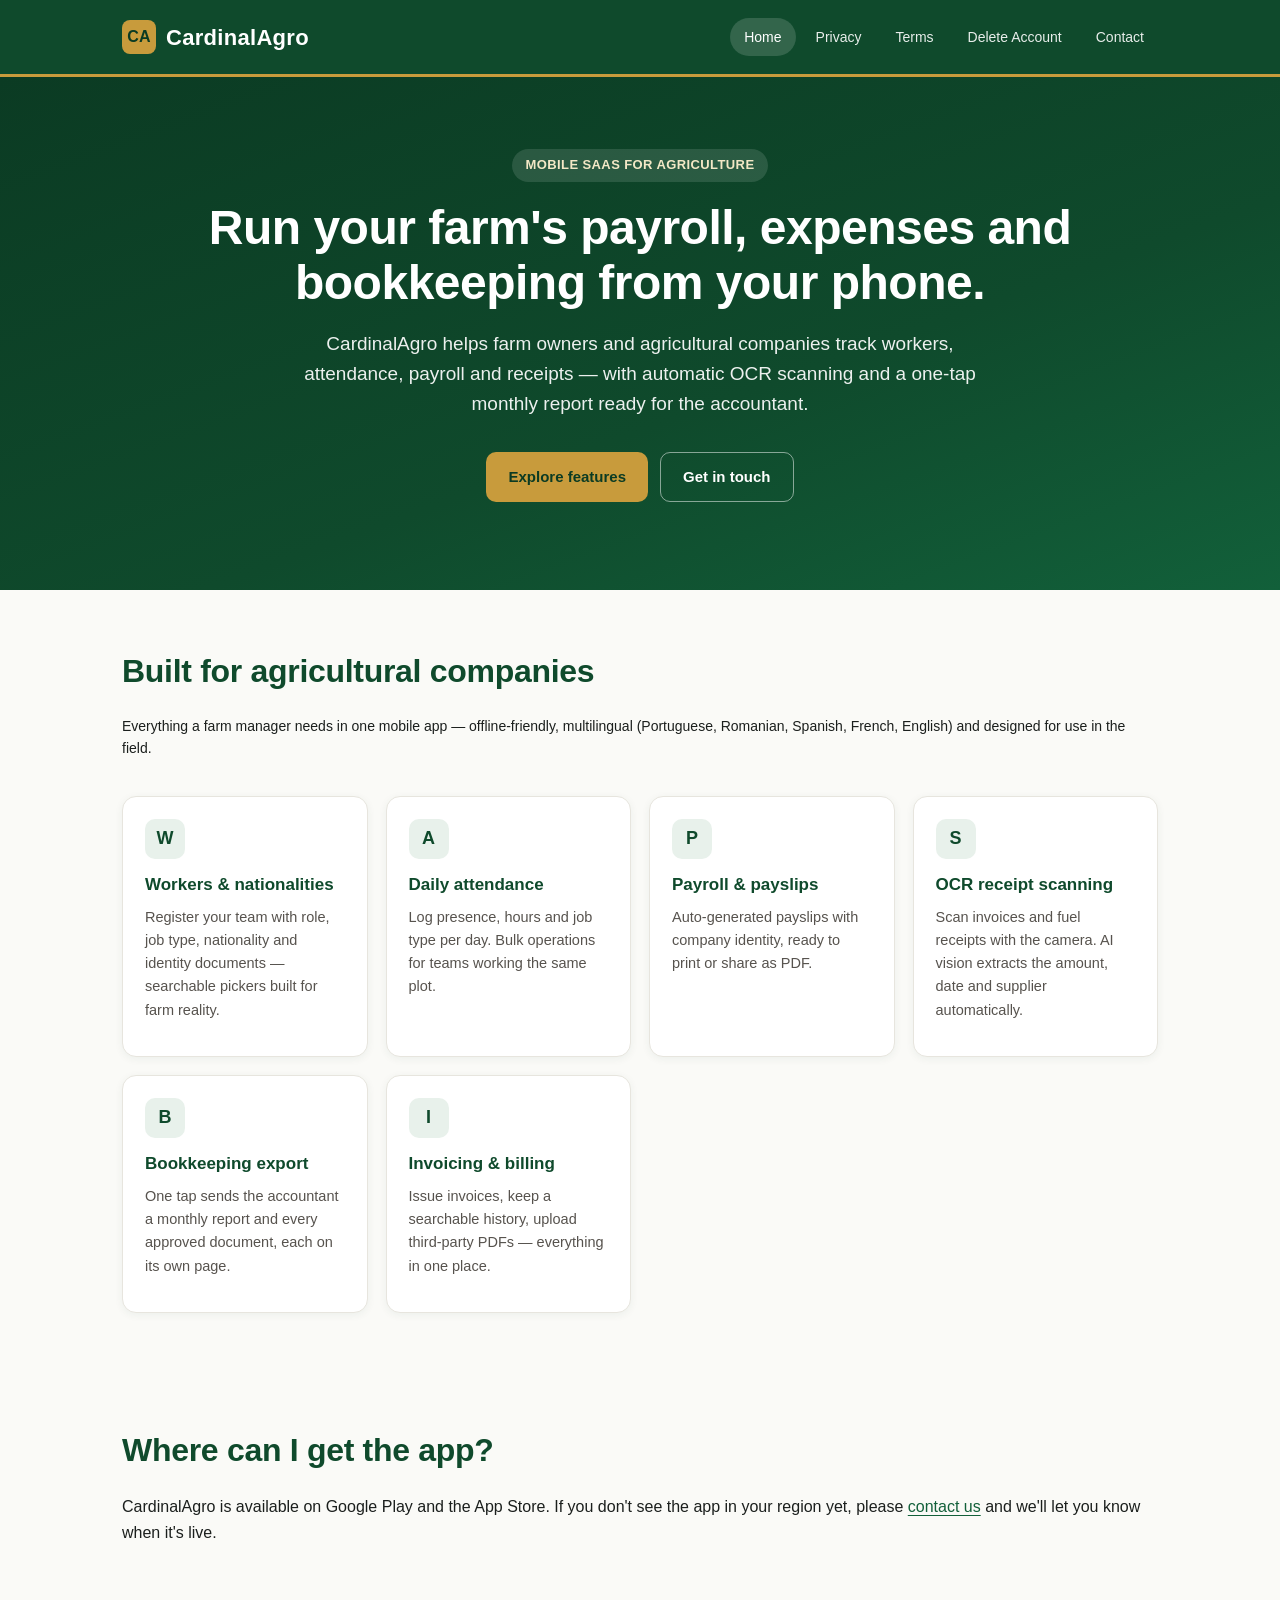
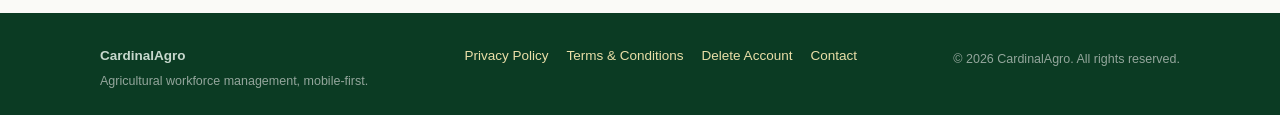
<file: index.html>
<!doctype html>
<html lang="en">
<head>
  <meta charset="utf-8" />
  <meta name="viewport" content="width=device-width, initial-scale=1" />
  <meta name="description" content="CardinalAgro — the mobile SaaS that streamlines agricultural workforce management: attendance, payroll, expenses and bookkeeping for farms and agricultural companies." />
  <meta name="theme-color" content="#0F4A2C" />
  <title>CardinalAgro — Agricultural Workforce Management</title>
  <link rel="stylesheet" href="styles.css" />
  <link rel="canonical" href="https://cardinalagro.com/" />
</head>
<body>
  <header class="site-header">
    <div class="header-inner">
      <a href="index.html" class="brand">
        <span class="brand-mark">CA</span>
        <span>CardinalAgro</span>
      </a>
      <nav class="nav" aria-label="Primary">
        <a href="index.html" class="active">Home</a>
        <a href="privacy.html">Privacy</a>
        <a href="terms.html">Terms</a>
        <a href="account-deletion.html">Delete Account</a>
        <a href="contact.html">Contact</a>
      </nav>
    </div>
  </header>

  <section class="hero">
    <div class="hero-inner">
      <span class="badge">Mobile SaaS for Agriculture</span>
      <h1>Run your farm's payroll, expenses and bookkeeping from your phone.</h1>
      <p class="lead">
        CardinalAgro helps farm owners and agricultural companies track workers, attendance,
        payroll and receipts — with automatic OCR scanning and a one-tap monthly report ready
        for the accountant.
      </p>
      <div class="cta-row">
        <a class="btn btn-primary" href="#features">Explore features</a>
        <a class="btn btn-ghost" href="contact.html">Get in touch</a>
      </div>
    </div>
  </section>

  <main>
    <section class="section" id="features">
      <h2>Built for agricultural companies</h2>
      <p class="text-muted">
        Everything a farm manager needs in one mobile app — offline-friendly, multilingual
        (Portuguese, Romanian, Spanish, French, English) and designed for use in the field.
      </p>

      <div class="features">
        <article class="feature-card">
          <div class="feature-icon">W</div>
          <h3>Workers &amp; nationalities</h3>
          <p>Register your team with role, job type, nationality and identity documents — searchable pickers built for farm reality.</p>
        </article>

        <article class="feature-card">
          <div class="feature-icon">A</div>
          <h3>Daily attendance</h3>
          <p>Log presence, hours and job type per day. Bulk operations for teams working the same plot.</p>
        </article>

        <article class="feature-card">
          <div class="feature-icon">P</div>
          <h3>Payroll &amp; payslips</h3>
          <p>Auto-generated payslips with company identity, ready to print or share as PDF.</p>
        </article>

        <article class="feature-card">
          <div class="feature-icon">S</div>
          <h3>OCR receipt scanning</h3>
          <p>Scan invoices and fuel receipts with the camera. AI vision extracts the amount, date and supplier automatically.</p>
        </article>

        <article class="feature-card">
          <div class="feature-icon">B</div>
          <h3>Bookkeeping export</h3>
          <p>One tap sends the accountant a monthly report and every approved document, each on its own page.</p>
        </article>

        <article class="feature-card">
          <div class="feature-icon">I</div>
          <h3>Invoicing &amp; billing</h3>
          <p>Issue invoices, keep a searchable history, upload third-party PDFs — everything in one place.</p>
        </article>
      </div>
    </section>

    <section class="section">
      <h2>Where can I get the app?</h2>
      <p>
        CardinalAgro is available on Google Play and the App Store. If you don't see the app
        in your region yet, please <a href="contact.html">contact us</a> and we'll let you know
        when it's live.
      </p>
    </section>
  </main>

  <footer class="site-footer">
    <div class="footer-inner">
      <div>
        <div><strong>CardinalAgro</strong></div>
        <div class="footer-copy">Agricultural workforce management, mobile-first.</div>
      </div>
      <div class="footer-links">
        <a href="privacy.html">Privacy Policy</a>
        <a href="terms.html">Terms &amp; Conditions</a>
        <a href="account-deletion.html">Delete Account</a>
        <a href="contact.html">Contact</a>
      </div>
      <div class="footer-copy">© 2026 CardinalAgro. All rights reserved.</div>
    </div>
  </footer>
</body>
</html>
</file>
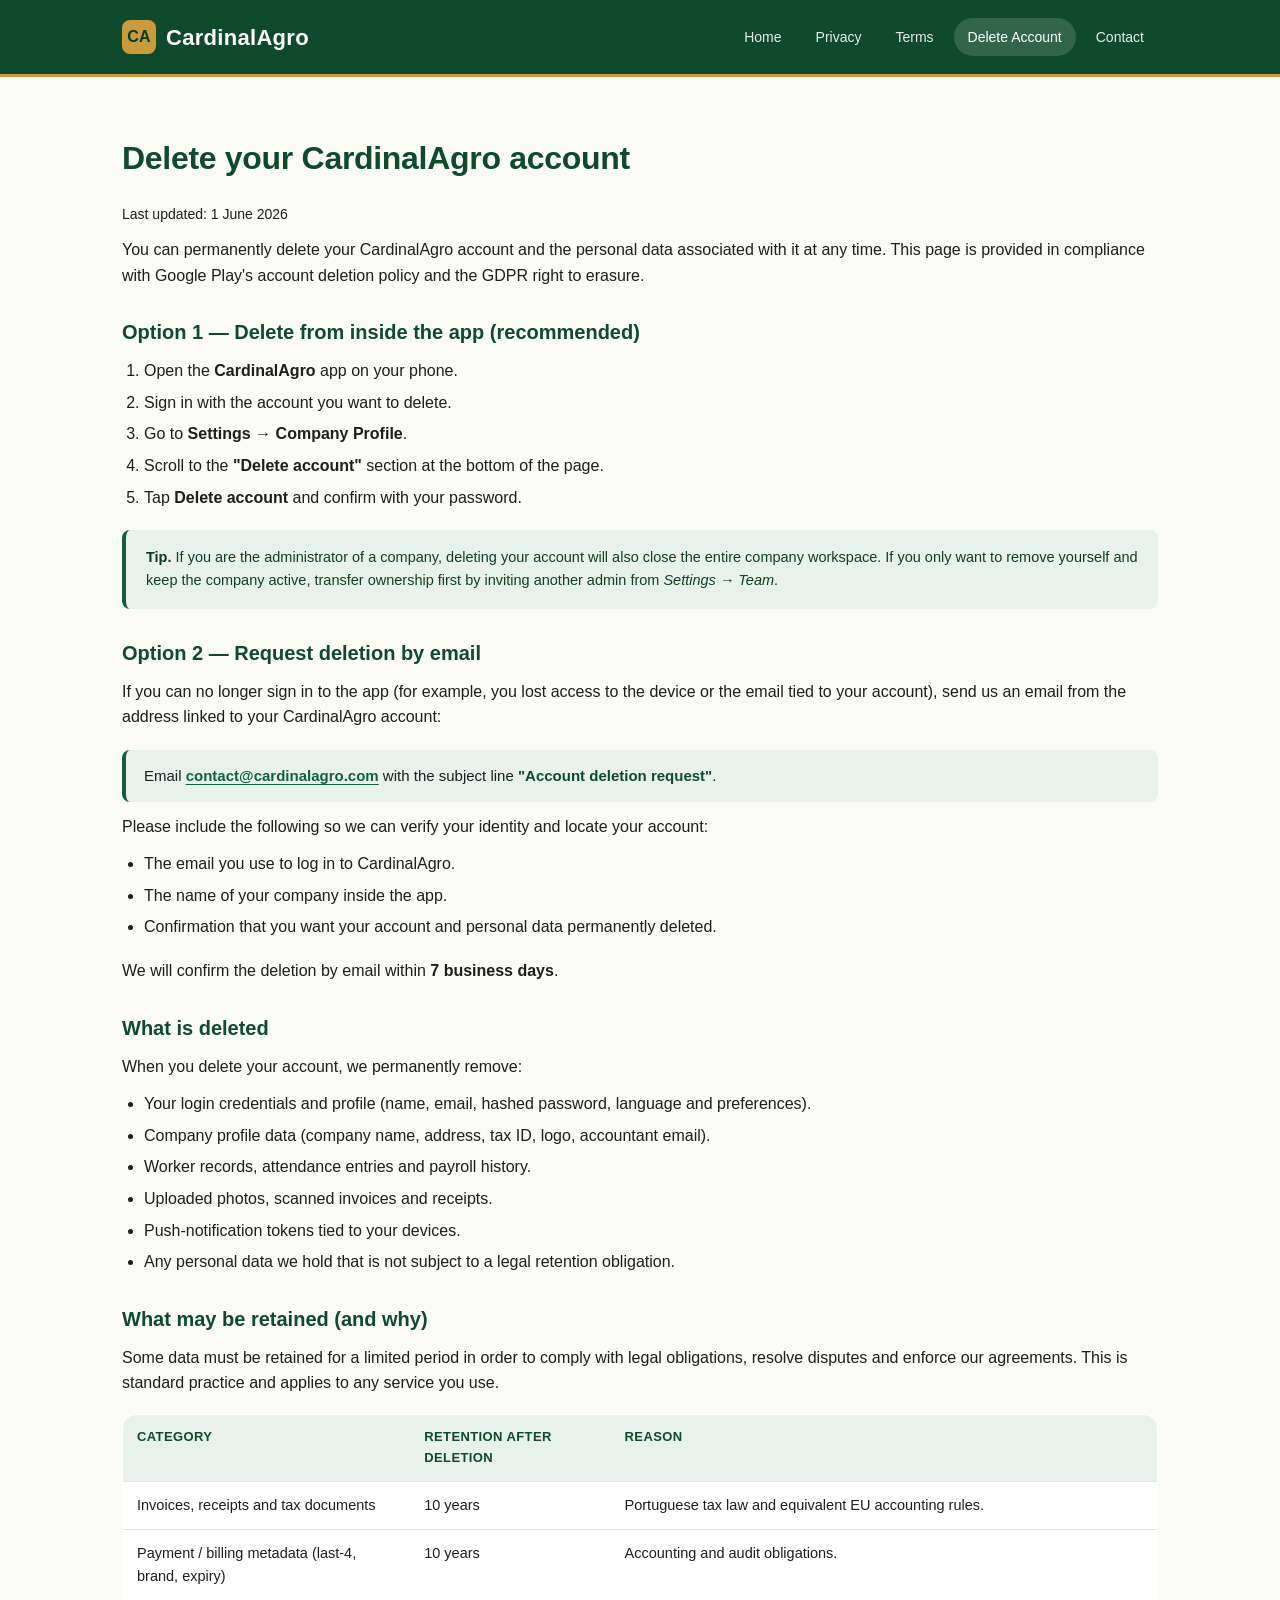
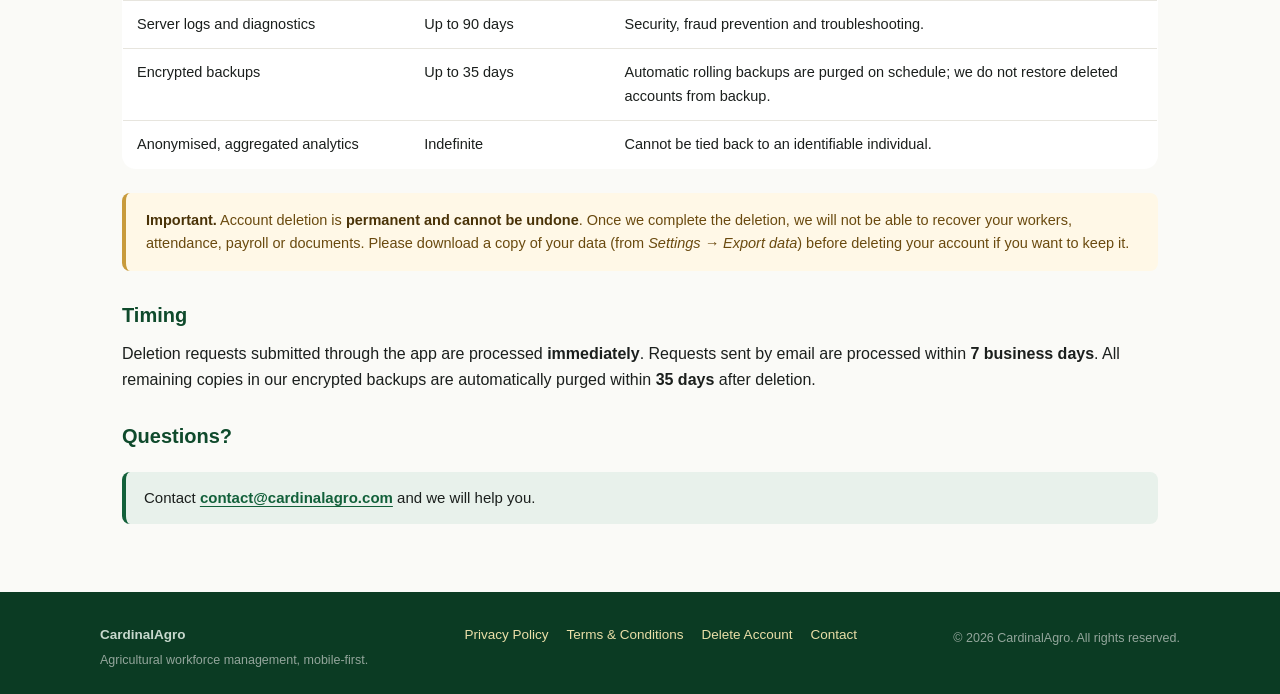
<file: account-deletion.html>
<!doctype html>
<html lang="en">
<head>
  <meta charset="utf-8" />
  <meta name="viewport" content="width=device-width, initial-scale=1" />
  <meta name="description" content="Delete your CardinalAgro account — instructions for permanently removing your account and personal data, as required by Google Play." />
  <meta name="theme-color" content="#0F4A2C" />
  <title>Delete Your Account — CardinalAgro</title>
  <link rel="stylesheet" href="styles.css" />
  <link rel="canonical" href="https://cardinalagro.com/account-deletion.html" />
</head>
<body>
  <header class="site-header">
    <div class="header-inner">
      <a href="index.html" class="brand">
        <span class="brand-mark">CA</span>
        <span>CardinalAgro</span>
      </a>
      <nav class="nav" aria-label="Primary">
        <a href="index.html">Home</a>
        <a href="privacy.html">Privacy</a>
        <a href="terms.html">Terms</a>
        <a href="account-deletion.html" class="active">Delete Account</a>
        <a href="contact.html">Contact</a>
      </nav>
    </div>
  </header>

  <main>
    <section class="section">
      <h2>Delete your CardinalAgro account</h2>
      <p class="effective-date">Last updated: 1 June 2026</p>

      <p>
        You can permanently delete your CardinalAgro account and the personal data associated
        with it at any time. This page is provided in compliance with Google Play's account
        deletion policy and the GDPR right to erasure.
      </p>

      <h3>Option 1 — Delete from inside the app (recommended)</h3>

      <ol>
        <li>Open the <strong>CardinalAgro</strong> app on your phone.</li>
        <li>Sign in with the account you want to delete.</li>
        <li>Go to <strong>Settings → Company Profile</strong>.</li>
        <li>Scroll to the <strong>"Delete account"</strong> section at the bottom of the page.</li>
        <li>Tap <strong>Delete account</strong> and confirm with your password.</li>
      </ol>

      <div class="callout callout-info">
        <strong>Tip.</strong> If you are the administrator of a company, deleting your account
        will also close the entire company workspace. If you only want to remove yourself and
        keep the company active, transfer ownership first by inviting another admin from
        <em>Settings → Team</em>.
      </div>

      <h3>Option 2 — Request deletion by email</h3>

      <p>
        If you can no longer sign in to the app (for example, you lost access to the device or
        the email tied to your account), send us an email from the address linked to your
        CardinalAgro account:
      </p>

      <div class="email-line">
        Email <strong><a href="mailto:contact@cardinalagro.com?subject=Account%20deletion%20request">contact@cardinalagro.com</a></strong>
        with the subject line <strong>"Account deletion request"</strong>.
      </div>

      <p>Please include the following so we can verify your identity and locate your account:</p>
      <ul>
        <li>The email you use to log in to CardinalAgro.</li>
        <li>The name of your company inside the app.</li>
        <li>Confirmation that you want your account and personal data permanently deleted.</li>
      </ul>

      <p>We will confirm the deletion by email within <strong>7 business days</strong>.</p>

      <h3>What is deleted</h3>

      <p>When you delete your account, we permanently remove:</p>
      <ul>
        <li>Your login credentials and profile (name, email, hashed password, language and preferences).</li>
        <li>Company profile data (company name, address, tax ID, logo, accountant email).</li>
        <li>Worker records, attendance entries and payroll history.</li>
        <li>Uploaded photos, scanned invoices and receipts.</li>
        <li>Push-notification tokens tied to your devices.</li>
        <li>Any personal data we hold that is not subject to a legal retention obligation.</li>
      </ul>

      <h3>What may be retained (and why)</h3>

      <p>
        Some data must be retained for a limited period in order to comply with legal
        obligations, resolve disputes and enforce our agreements. This is standard practice and
        applies to any service you use.
      </p>

      <table class="retention-table" aria-label="Retention after deletion">
        <thead>
          <tr>
            <th>Category</th>
            <th>Retention after deletion</th>
            <th>Reason</th>
          </tr>
        </thead>
        <tbody>
          <tr>
            <td>Invoices, receipts and tax documents</td>
            <td>10 years</td>
            <td>Portuguese tax law and equivalent EU accounting rules.</td>
          </tr>
          <tr>
            <td>Payment / billing metadata (last-4, brand, expiry)</td>
            <td>10 years</td>
            <td>Accounting and audit obligations.</td>
          </tr>
          <tr>
            <td>Server logs and diagnostics</td>
            <td>Up to 90 days</td>
            <td>Security, fraud prevention and troubleshooting.</td>
          </tr>
          <tr>
            <td>Encrypted backups</td>
            <td>Up to 35 days</td>
            <td>Automatic rolling backups are purged on schedule; we do not restore deleted accounts from backup.</td>
          </tr>
          <tr>
            <td>Anonymised, aggregated analytics</td>
            <td>Indefinite</td>
            <td>Cannot be tied back to an identifiable individual.</td>
          </tr>
        </tbody>
      </table>

      <div class="callout">
        <strong>Important.</strong> Account deletion is <strong>permanent and cannot be undone</strong>.
        Once we complete the deletion, we will not be able to recover your workers, attendance,
        payroll or documents. Please download a copy of your data (from
        <em>Settings → Export data</em>) before deleting your account if you want to keep it.
      </div>

      <h3>Timing</h3>

      <p>
        Deletion requests submitted through the app are processed <strong>immediately</strong>.
        Requests sent by email are processed within <strong>7 business days</strong>. All
        remaining copies in our encrypted backups are automatically purged within
        <strong>35 days</strong> after deletion.
      </p>

      <h3>Questions?</h3>

      <div class="email-line">
        Contact <strong><a href="mailto:contact@cardinalagro.com">contact@cardinalagro.com</a></strong>
        and we will help you.
      </div>
    </section>
  </main>

  <footer class="site-footer">
    <div class="footer-inner">
      <div>
        <div><strong>CardinalAgro</strong></div>
        <div class="footer-copy">Agricultural workforce management, mobile-first.</div>
      </div>
      <div class="footer-links">
        <a href="privacy.html">Privacy Policy</a>
        <a href="terms.html">Terms &amp; Conditions</a>
        <a href="account-deletion.html">Delete Account</a>
        <a href="contact.html">Contact</a>
      </div>
      <div class="footer-copy">© 2026 CardinalAgro. All rights reserved.</div>
    </div>
  </footer>
</body>
</html>
</file>
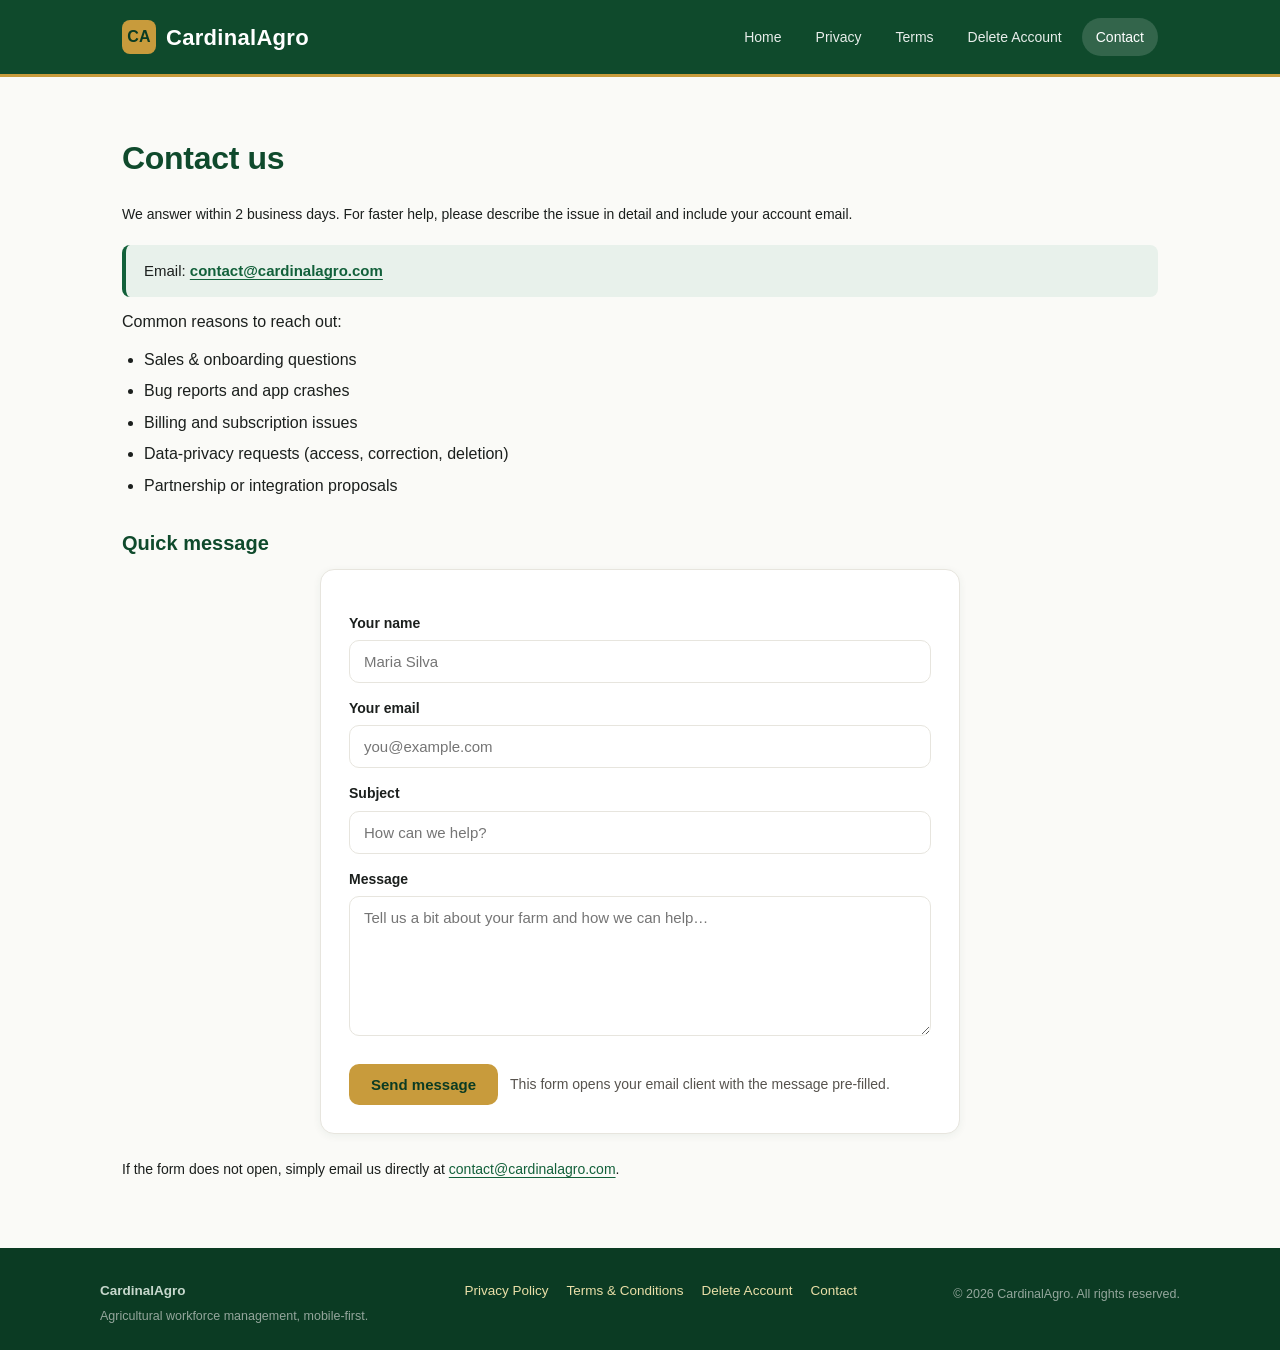
<file: contact.html>
<!doctype html>
<html lang="en">
<head>
  <meta charset="utf-8" />
  <meta name="viewport" content="width=device-width, initial-scale=1" />
  <meta name="description" content="Contact CardinalAgro — reach the team behind the agricultural workforce management app at contact@cardinalagro.com." />
  <meta name="theme-color" content="#0F4A2C" />
  <title>Contact — CardinalAgro</title>
  <link rel="stylesheet" href="styles.css" />
  <link rel="canonical" href="https://cardinalagro.com/contact.html" />
</head>
<body>
  <header class="site-header">
    <div class="header-inner">
      <a href="index.html" class="brand">
        <span class="brand-mark">CA</span>
        <span>CardinalAgro</span>
      </a>
      <nav class="nav" aria-label="Primary">
        <a href="index.html">Home</a>
        <a href="privacy.html">Privacy</a>
        <a href="terms.html">Terms</a>
        <a href="account-deletion.html">Delete Account</a>
        <a href="contact.html" class="active">Contact</a>
      </nav>
    </div>
  </header>

  <main>
    <section class="section">
      <h2>Contact us</h2>
      <p class="text-muted">
        We answer within 2 business days. For faster help, please describe the issue in detail
        and include your account email.
      </p>

      <div class="email-line">
        Email: <strong><a href="mailto:contact@cardinalagro.com">contact@cardinalagro.com</a></strong>
      </div>

      <p>Common reasons to reach out:</p>
      <ul>
        <li>Sales &amp; onboarding questions</li>
        <li>Bug reports and app crashes</li>
        <li>Billing and subscription issues</li>
        <li>Data-privacy requests (access, correction, deletion)</li>
        <li>Partnership or integration proposals</li>
      </ul>

      <h3>Quick message</h3>

      <form class="contact-card" action="mailto:contact@cardinalagro.com" method="post" enctype="text/plain" aria-label="Contact form">
        <label for="cf-name">Your name</label>
        <input id="cf-name" name="Name" type="text" placeholder="Maria Silva" required />

        <label for="cf-email">Your email</label>
        <input id="cf-email" name="Email" type="email" placeholder="you@example.com" required />

        <label for="cf-subject">Subject</label>
        <input id="cf-subject" name="Subject" type="text" placeholder="How can we help?" required />

        <label for="cf-message">Message</label>
        <textarea id="cf-message" name="Message" placeholder="Tell us a bit about your farm and how we can help…" required></textarea>

        <div class="submit-row">
          <button class="btn btn-primary" type="submit">Send message</button>
          <span class="text-muted">
            This form opens your email client with the message pre-filled.
          </span>
        </div>
      </form>

      <p class="text-muted" style="margin-top: 24px;">
        If the form does not open, simply email us directly at
        <a href="mailto:contact@cardinalagro.com">contact@cardinalagro.com</a>.
      </p>
    </section>
  </main>

  <footer class="site-footer">
    <div class="footer-inner">
      <div>
        <div><strong>CardinalAgro</strong></div>
        <div class="footer-copy">Agricultural workforce management, mobile-first.</div>
      </div>
      <div class="footer-links">
        <a href="privacy.html">Privacy Policy</a>
        <a href="terms.html">Terms &amp; Conditions</a>
        <a href="account-deletion.html">Delete Account</a>
        <a href="contact.html">Contact</a>
      </div>
      <div class="footer-copy">© 2026 CardinalAgro. All rights reserved.</div>
    </div>
  </footer>
</body>
</html>
</file>
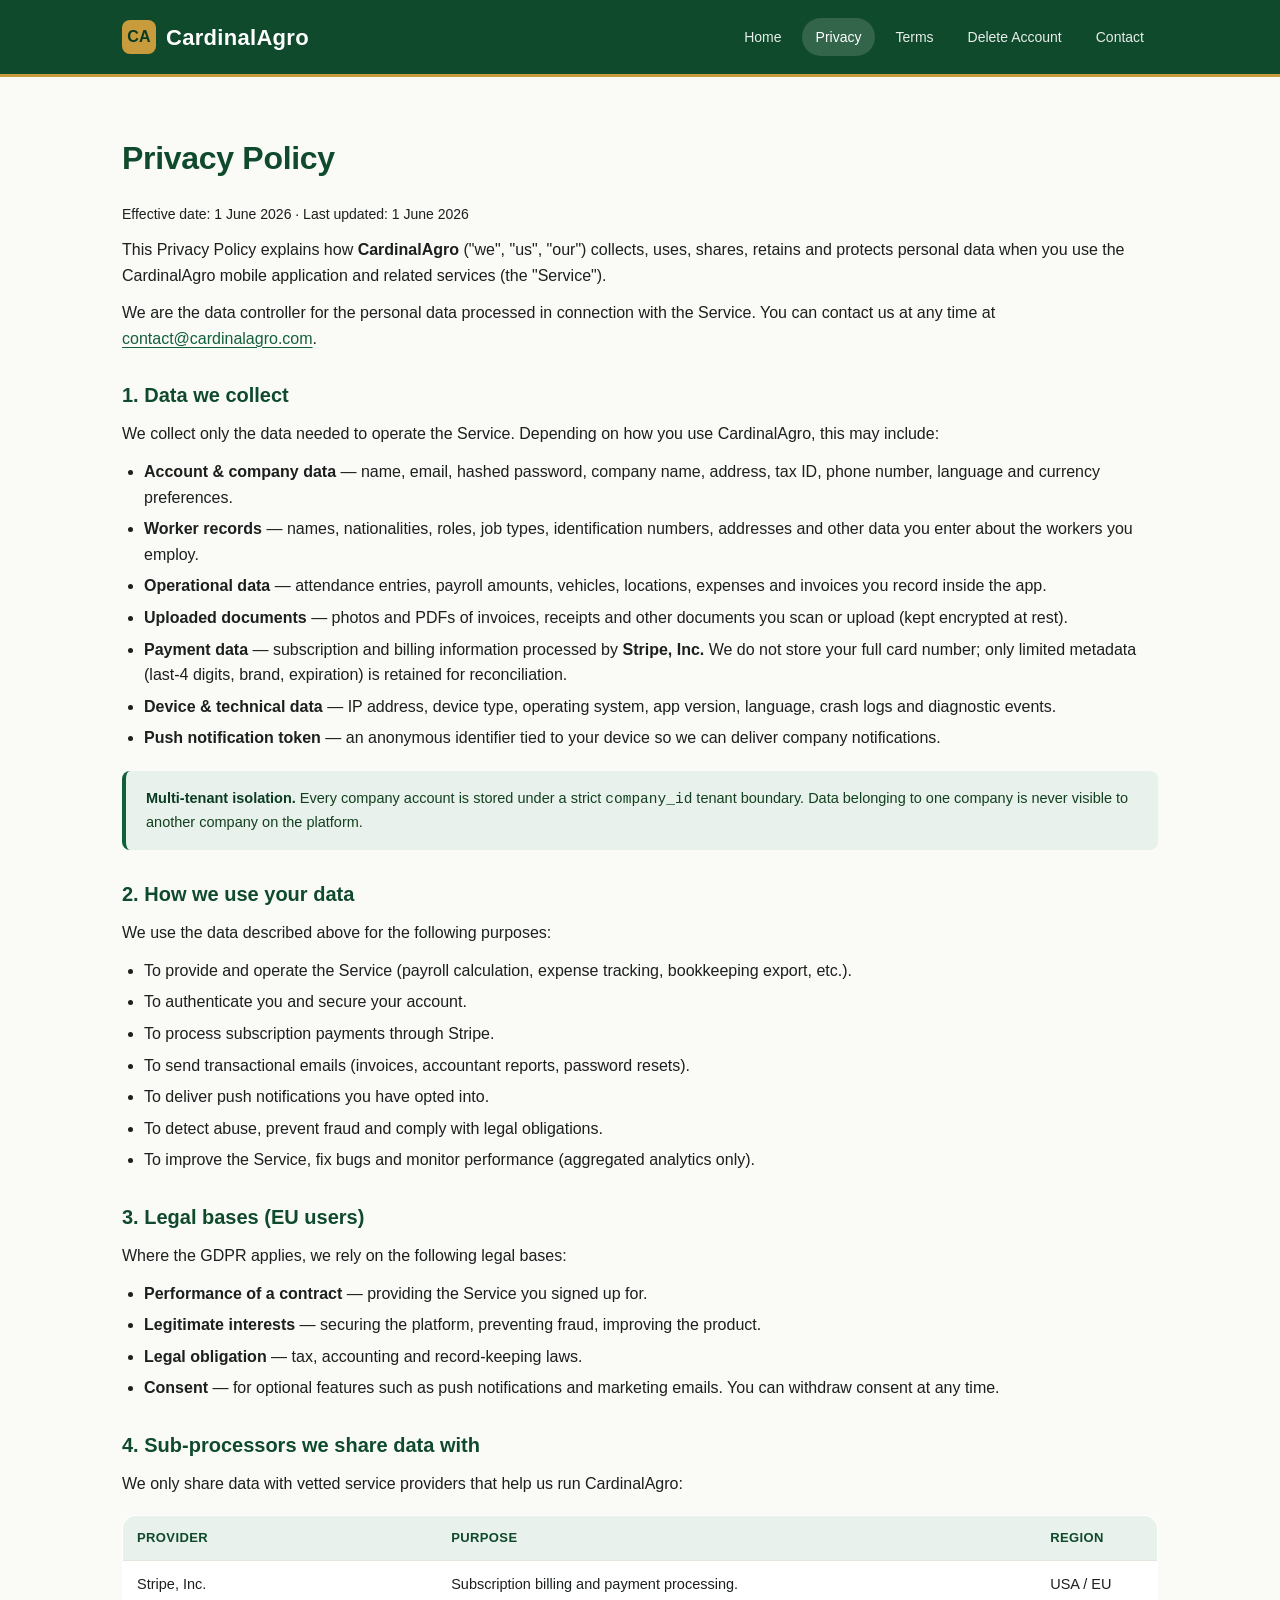
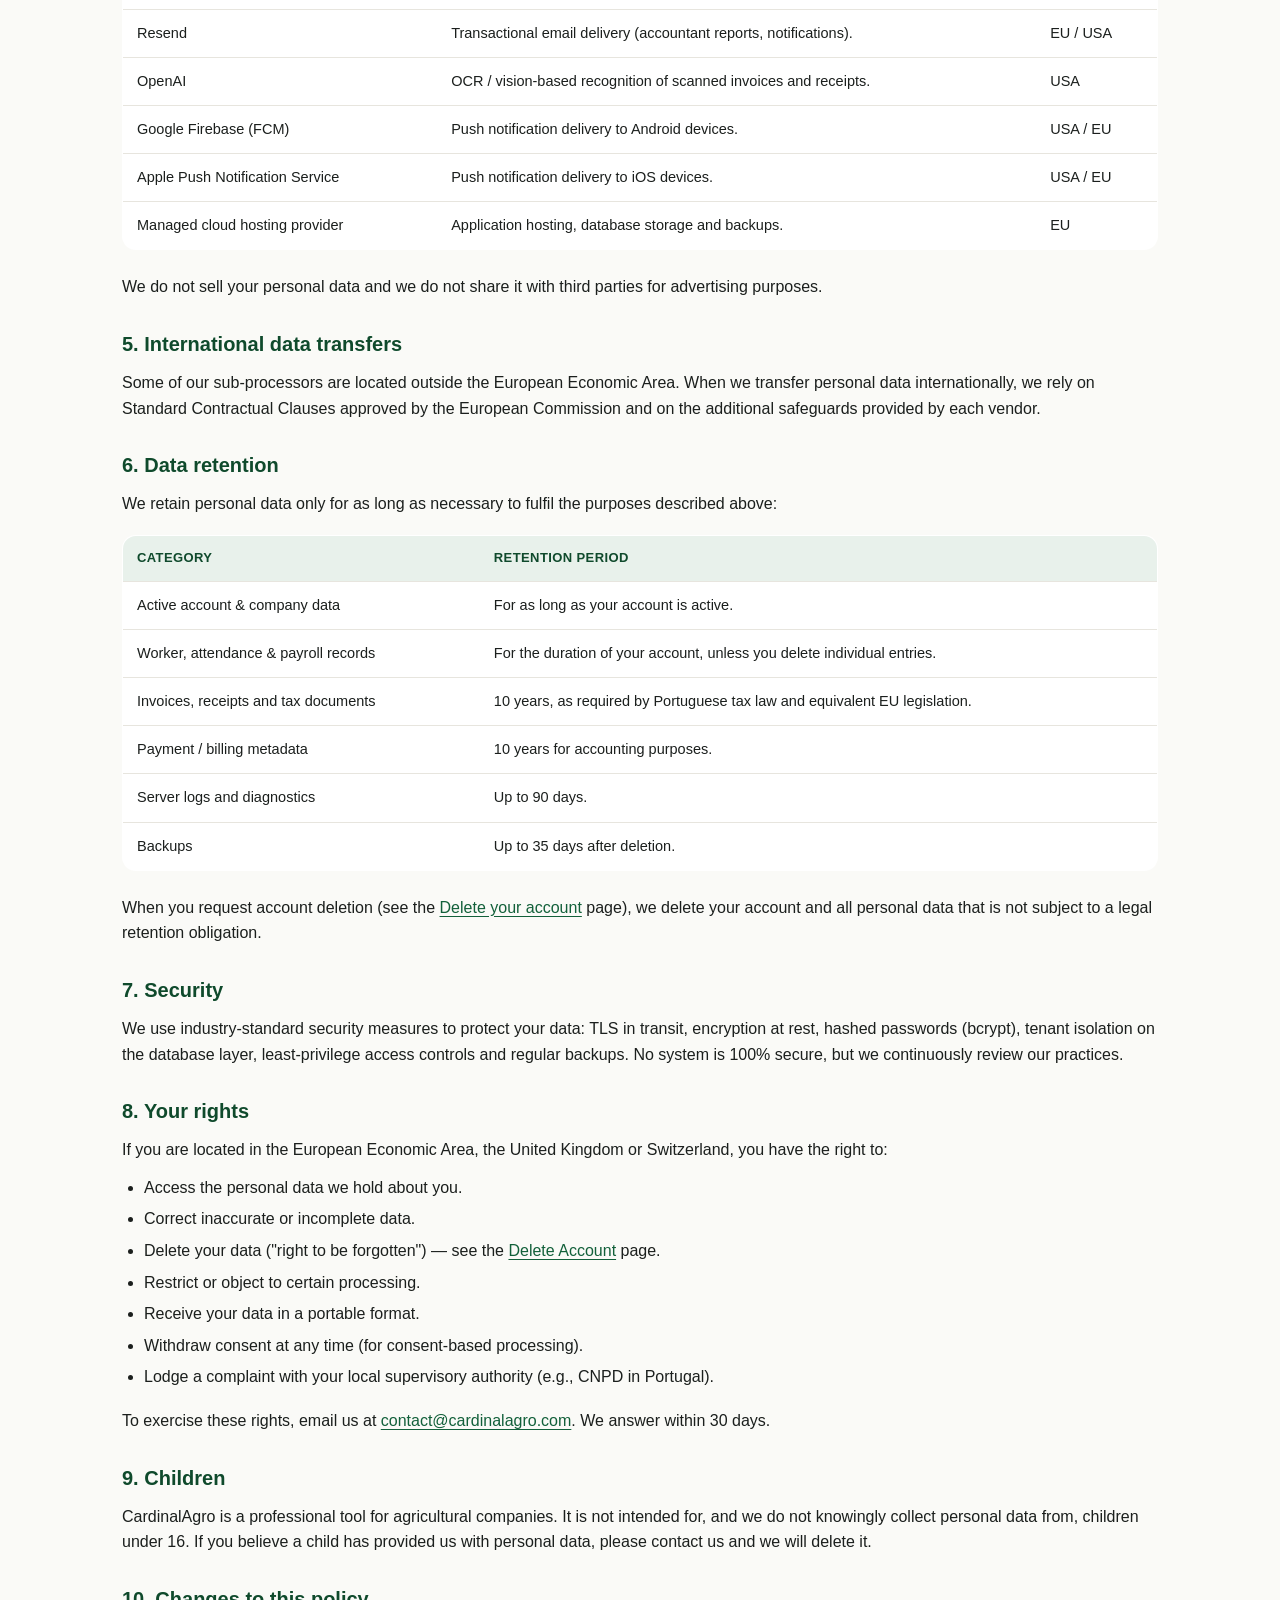
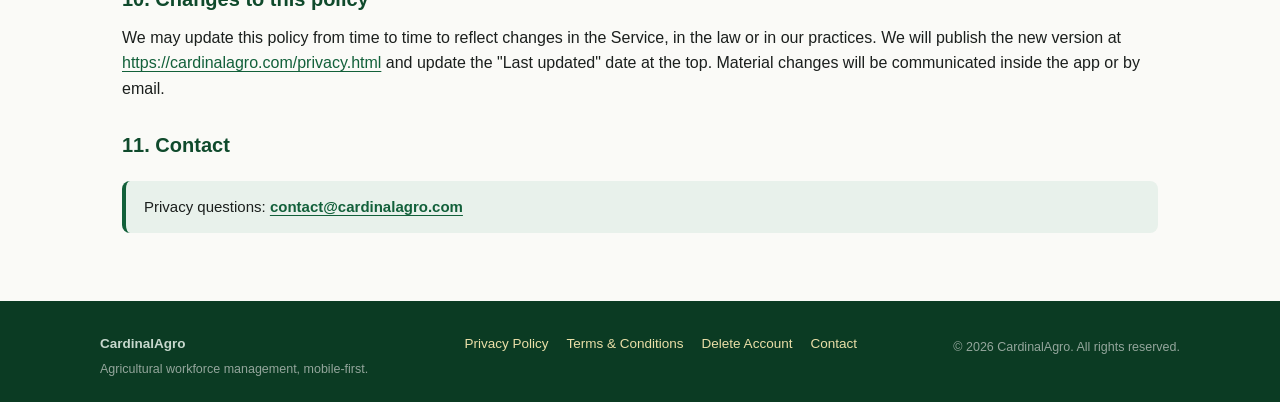
<file: privacy.html>
<!doctype html>
<html lang="en">
<head>
  <meta charset="utf-8" />
  <meta name="viewport" content="width=device-width, initial-scale=1" />
  <meta name="description" content="CardinalAgro Privacy Policy — how we collect, use, share, retain and protect your personal data. GDPR and Google Play compliant." />
  <meta name="theme-color" content="#0F4A2C" />
  <title>Privacy Policy — CardinalAgro</title>
  <link rel="stylesheet" href="styles.css" />
  <link rel="canonical" href="https://cardinalagro.com/privacy.html" />
</head>
<body>
  <header class="site-header">
    <div class="header-inner">
      <a href="index.html" class="brand">
        <span class="brand-mark">CA</span>
        <span>CardinalAgro</span>
      </a>
      <nav class="nav" aria-label="Primary">
        <a href="index.html">Home</a>
        <a href="privacy.html" class="active">Privacy</a>
        <a href="terms.html">Terms</a>
        <a href="account-deletion.html">Delete Account</a>
        <a href="contact.html">Contact</a>
      </nav>
    </div>
  </header>

  <main>
    <section class="section">
      <h2>Privacy Policy</h2>
      <p class="effective-date">Effective date: 1 June 2026 · Last updated: 1 June 2026</p>

      <p>
        This Privacy Policy explains how <strong>CardinalAgro</strong> ("we", "us", "our") collects,
        uses, shares, retains and protects personal data when you use the CardinalAgro mobile
        application and related services (the "Service").
      </p>

      <p>
        We are the data controller for the personal data processed in connection with the Service.
        You can contact us at any time at
        <a href="mailto:contact@cardinalagro.com">contact@cardinalagro.com</a>.
      </p>

      <h3>1. Data we collect</h3>

      <p>We collect only the data needed to operate the Service. Depending on how you use CardinalAgro, this may include:</p>

      <ul>
        <li><strong>Account &amp; company data</strong> — name, email, hashed password, company name, address, tax ID, phone number, language and currency preferences.</li>
        <li><strong>Worker records</strong> — names, nationalities, roles, job types, identification numbers, addresses and other data you enter about the workers you employ.</li>
        <li><strong>Operational data</strong> — attendance entries, payroll amounts, vehicles, locations, expenses and invoices you record inside the app.</li>
        <li><strong>Uploaded documents</strong> — photos and PDFs of invoices, receipts and other documents you scan or upload (kept encrypted at rest).</li>
        <li><strong>Payment data</strong> — subscription and billing information processed by <strong>Stripe, Inc.</strong> We do not store your full card number; only limited metadata (last-4 digits, brand, expiration) is retained for reconciliation.</li>
        <li><strong>Device &amp; technical data</strong> — IP address, device type, operating system, app version, language, crash logs and diagnostic events.</li>
        <li><strong>Push notification token</strong> — an anonymous identifier tied to your device so we can deliver company notifications.</li>
      </ul>

      <div class="callout callout-info">
        <strong>Multi-tenant isolation.</strong> Every company account is stored under a strict
        <code>company_id</code> tenant boundary. Data belonging to one company is never visible
        to another company on the platform.
      </div>

      <h3>2. How we use your data</h3>

      <p>We use the data described above for the following purposes:</p>
      <ul>
        <li>To provide and operate the Service (payroll calculation, expense tracking, bookkeeping export, etc.).</li>
        <li>To authenticate you and secure your account.</li>
        <li>To process subscription payments through Stripe.</li>
        <li>To send transactional emails (invoices, accountant reports, password resets).</li>
        <li>To deliver push notifications you have opted into.</li>
        <li>To detect abuse, prevent fraud and comply with legal obligations.</li>
        <li>To improve the Service, fix bugs and monitor performance (aggregated analytics only).</li>
      </ul>

      <h3>3. Legal bases (EU users)</h3>

      <p>Where the GDPR applies, we rely on the following legal bases:</p>
      <ul>
        <li><strong>Performance of a contract</strong> — providing the Service you signed up for.</li>
        <li><strong>Legitimate interests</strong> — securing the platform, preventing fraud, improving the product.</li>
        <li><strong>Legal obligation</strong> — tax, accounting and record-keeping laws.</li>
        <li><strong>Consent</strong> — for optional features such as push notifications and marketing emails. You can withdraw consent at any time.</li>
      </ul>

      <h3>4. Sub-processors we share data with</h3>

      <p>We only share data with vetted service providers that help us run CardinalAgro:</p>

      <table class="retention-table" aria-label="Sub-processors">
        <thead>
          <tr>
            <th>Provider</th>
            <th>Purpose</th>
            <th>Region</th>
          </tr>
        </thead>
        <tbody>
          <tr>
            <td>Stripe, Inc.</td>
            <td>Subscription billing and payment processing.</td>
            <td>USA / EU</td>
          </tr>
          <tr>
            <td>Resend</td>
            <td>Transactional email delivery (accountant reports, notifications).</td>
            <td>EU / USA</td>
          </tr>
          <tr>
            <td>OpenAI</td>
            <td>OCR / vision-based recognition of scanned invoices and receipts.</td>
            <td>USA</td>
          </tr>
          <tr>
            <td>Google Firebase (FCM)</td>
            <td>Push notification delivery to Android devices.</td>
            <td>USA / EU</td>
          </tr>
          <tr>
            <td>Apple Push Notification Service</td>
            <td>Push notification delivery to iOS devices.</td>
            <td>USA / EU</td>
          </tr>
          <tr>
            <td>Managed cloud hosting provider</td>
            <td>Application hosting, database storage and backups.</td>
            <td>EU</td>
          </tr>
        </tbody>
      </table>

      <p>We do not sell your personal data and we do not share it with third parties for advertising purposes.</p>

      <h3>5. International data transfers</h3>

      <p>
        Some of our sub-processors are located outside the European Economic Area. When we
        transfer personal data internationally, we rely on Standard Contractual Clauses approved
        by the European Commission and on the additional safeguards provided by each vendor.
      </p>

      <h3>6. Data retention</h3>

      <p>We retain personal data only for as long as necessary to fulfil the purposes described above:</p>

      <table class="retention-table" aria-label="Retention periods">
        <thead>
          <tr>
            <th>Category</th>
            <th>Retention period</th>
          </tr>
        </thead>
        <tbody>
          <tr>
            <td>Active account &amp; company data</td>
            <td>For as long as your account is active.</td>
          </tr>
          <tr>
            <td>Worker, attendance &amp; payroll records</td>
            <td>For the duration of your account, unless you delete individual entries.</td>
          </tr>
          <tr>
            <td>Invoices, receipts and tax documents</td>
            <td>10 years, as required by Portuguese tax law and equivalent EU legislation.</td>
          </tr>
          <tr>
            <td>Payment / billing metadata</td>
            <td>10 years for accounting purposes.</td>
          </tr>
          <tr>
            <td>Server logs and diagnostics</td>
            <td>Up to 90 days.</td>
          </tr>
          <tr>
            <td>Backups</td>
            <td>Up to 35 days after deletion.</td>
          </tr>
        </tbody>
      </table>

      <p>
        When you request account deletion (see the
        <a href="account-deletion.html">Delete your account</a> page), we delete your account and
        all personal data that is not subject to a legal retention obligation.
      </p>

      <h3>7. Security</h3>

      <p>
        We use industry-standard security measures to protect your data: TLS in transit,
        encryption at rest, hashed passwords (bcrypt), tenant isolation on the database layer,
        least-privilege access controls and regular backups. No system is 100% secure, but we
        continuously review our practices.
      </p>

      <h3>8. Your rights</h3>

      <p>If you are located in the European Economic Area, the United Kingdom or Switzerland, you have the right to:</p>
      <ul>
        <li>Access the personal data we hold about you.</li>
        <li>Correct inaccurate or incomplete data.</li>
        <li>Delete your data ("right to be forgotten") — see the <a href="account-deletion.html">Delete Account</a> page.</li>
        <li>Restrict or object to certain processing.</li>
        <li>Receive your data in a portable format.</li>
        <li>Withdraw consent at any time (for consent-based processing).</li>
        <li>Lodge a complaint with your local supervisory authority (e.g., CNPD in Portugal).</li>
      </ul>

      <p>To exercise these rights, email us at <a href="mailto:contact@cardinalagro.com">contact@cardinalagro.com</a>. We answer within 30 days.</p>

      <h3>9. Children</h3>

      <p>
        CardinalAgro is a professional tool for agricultural companies. It is not intended for,
        and we do not knowingly collect personal data from, children under 16. If you believe a
        child has provided us with personal data, please contact us and we will delete it.
      </p>

      <h3>10. Changes to this policy</h3>

      <p>
        We may update this policy from time to time to reflect changes in the Service, in the law
        or in our practices. We will publish the new version at
        <a href="https://cardinalagro.com/privacy.html">https://cardinalagro.com/privacy.html</a>
        and update the "Last updated" date at the top. Material changes will be communicated inside
        the app or by email.
      </p>

      <h3>11. Contact</h3>

      <div class="email-line">
        Privacy questions: <strong><a href="mailto:contact@cardinalagro.com">contact@cardinalagro.com</a></strong>
      </div>
    </section>
  </main>

  <footer class="site-footer">
    <div class="footer-inner">
      <div>
        <div><strong>CardinalAgro</strong></div>
        <div class="footer-copy">Agricultural workforce management, mobile-first.</div>
      </div>
      <div class="footer-links">
        <a href="privacy.html">Privacy Policy</a>
        <a href="terms.html">Terms &amp; Conditions</a>
        <a href="account-deletion.html">Delete Account</a>
        <a href="contact.html">Contact</a>
      </div>
      <div class="footer-copy">© 2026 CardinalAgro. All rights reserved.</div>
    </div>
  </footer>
</body>
</html>
</file>
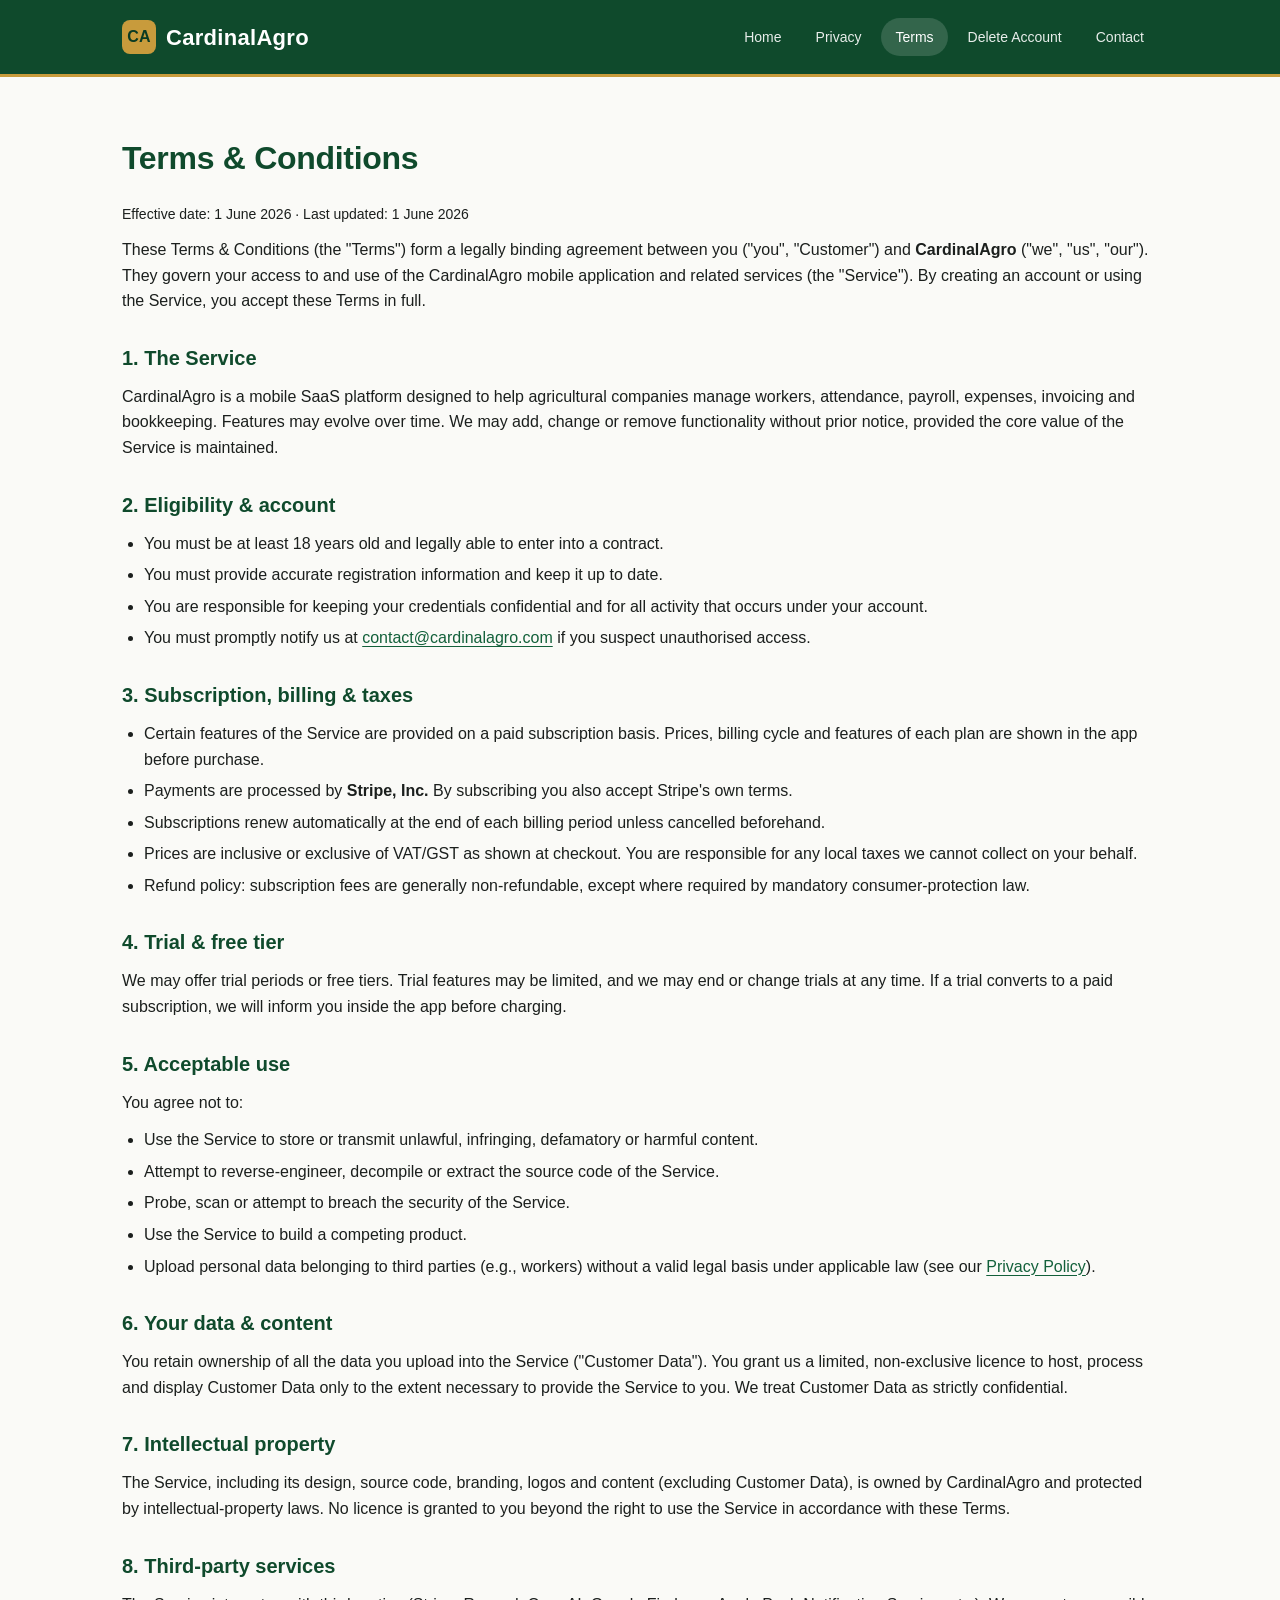
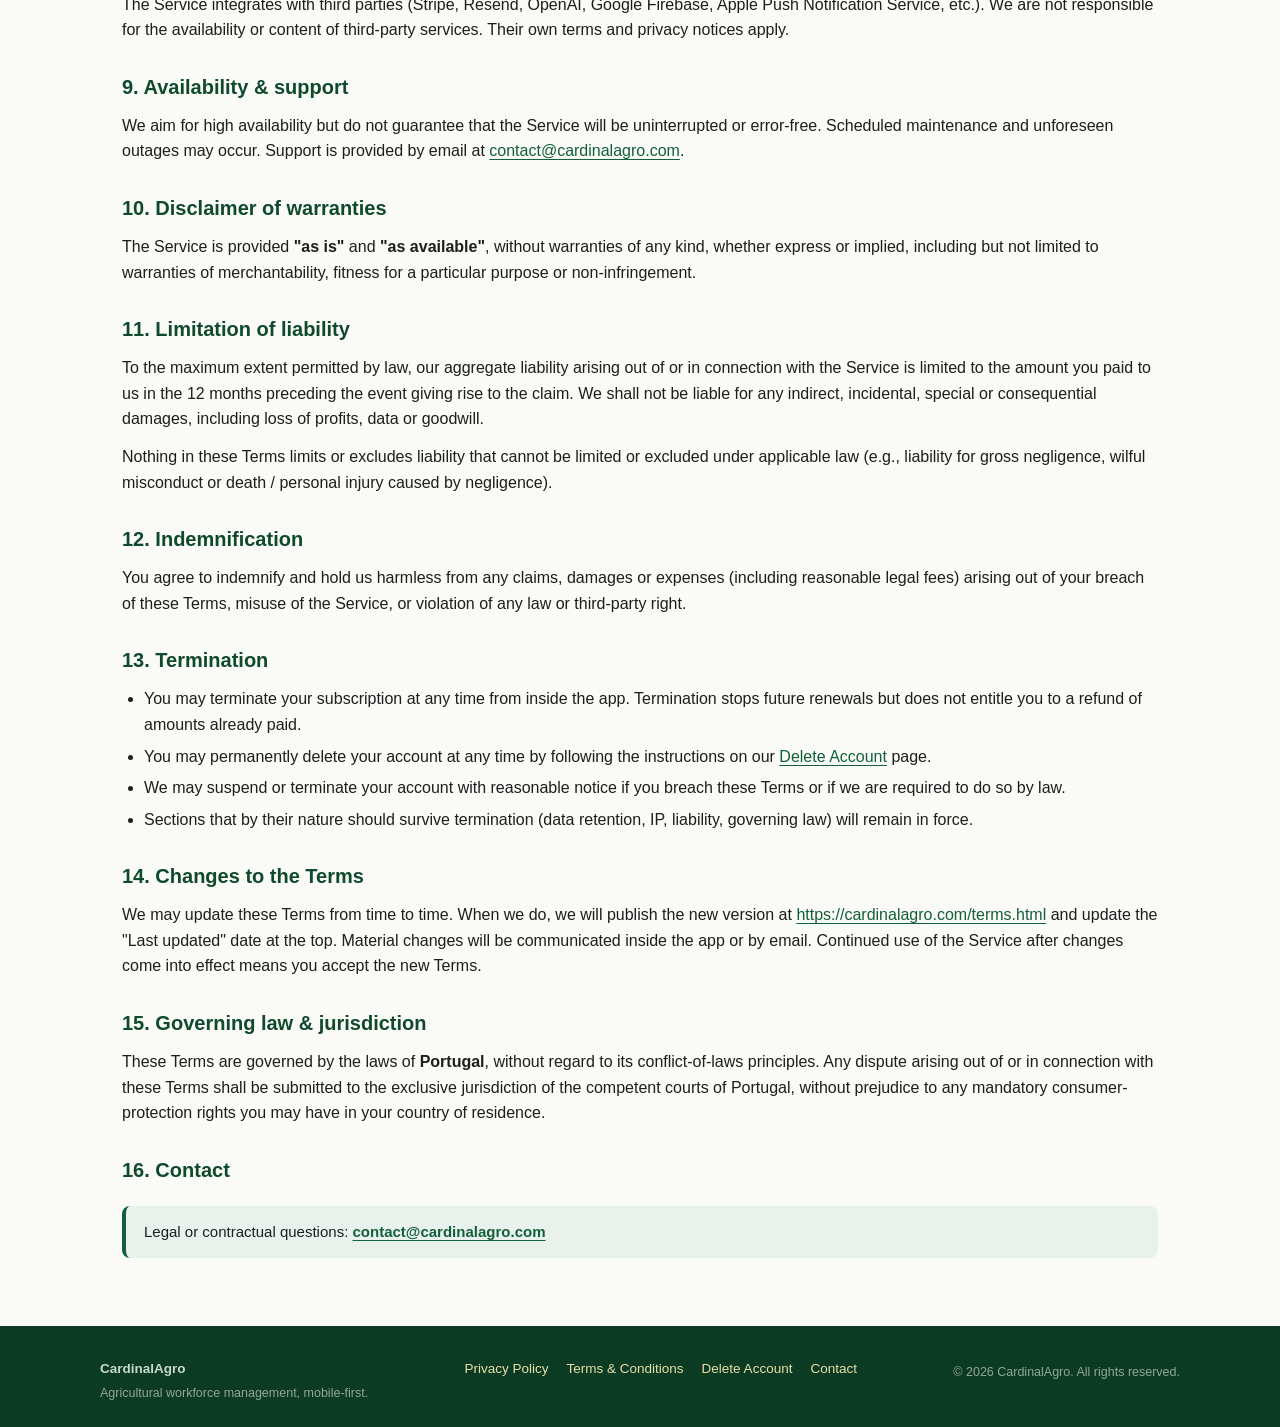
<file: terms.html>
<!doctype html>
<html lang="en">
<head>
  <meta charset="utf-8" />
  <meta name="viewport" content="width=device-width, initial-scale=1" />
  <meta name="description" content="CardinalAgro Terms &amp; Conditions — the legal terms that govern your use of the CardinalAgro app and services." />
  <meta name="theme-color" content="#0F4A2C" />
  <title>Terms &amp; Conditions — CardinalAgro</title>
  <link rel="stylesheet" href="styles.css" />
  <link rel="canonical" href="https://cardinalagro.com/terms.html" />
</head>
<body>
  <header class="site-header">
    <div class="header-inner">
      <a href="index.html" class="brand">
        <span class="brand-mark">CA</span>
        <span>CardinalAgro</span>
      </a>
      <nav class="nav" aria-label="Primary">
        <a href="index.html">Home</a>
        <a href="privacy.html">Privacy</a>
        <a href="terms.html" class="active">Terms</a>
        <a href="account-deletion.html">Delete Account</a>
        <a href="contact.html">Contact</a>
      </nav>
    </div>
  </header>

  <main>
    <section class="section">
      <h2>Terms &amp; Conditions</h2>
      <p class="effective-date">Effective date: 1 June 2026 · Last updated: 1 June 2026</p>

      <p>
        These Terms &amp; Conditions (the "Terms") form a legally binding agreement between you
        ("you", "Customer") and <strong>CardinalAgro</strong> ("we", "us", "our"). They govern your
        access to and use of the CardinalAgro mobile application and related services (the
        "Service"). By creating an account or using the Service, you accept these Terms in full.
      </p>

      <h3>1. The Service</h3>
      <p>
        CardinalAgro is a mobile SaaS platform designed to help agricultural companies manage
        workers, attendance, payroll, expenses, invoicing and bookkeeping. Features may evolve
        over time. We may add, change or remove functionality without prior notice, provided the
        core value of the Service is maintained.
      </p>

      <h3>2. Eligibility &amp; account</h3>
      <ul>
        <li>You must be at least 18 years old and legally able to enter into a contract.</li>
        <li>You must provide accurate registration information and keep it up to date.</li>
        <li>You are responsible for keeping your credentials confidential and for all activity that occurs under your account.</li>
        <li>You must promptly notify us at <a href="mailto:contact@cardinalagro.com">contact@cardinalagro.com</a> if you suspect unauthorised access.</li>
      </ul>

      <h3>3. Subscription, billing &amp; taxes</h3>
      <ul>
        <li>Certain features of the Service are provided on a paid subscription basis. Prices, billing cycle and features of each plan are shown in the app before purchase.</li>
        <li>Payments are processed by <strong>Stripe, Inc.</strong> By subscribing you also accept Stripe's own terms.</li>
        <li>Subscriptions renew automatically at the end of each billing period unless cancelled beforehand.</li>
        <li>Prices are inclusive or exclusive of VAT/GST as shown at checkout. You are responsible for any local taxes we cannot collect on your behalf.</li>
        <li>Refund policy: subscription fees are generally non-refundable, except where required by mandatory consumer-protection law.</li>
      </ul>

      <h3>4. Trial &amp; free tier</h3>
      <p>
        We may offer trial periods or free tiers. Trial features may be limited, and we may end
        or change trials at any time. If a trial converts to a paid subscription, we will inform
        you inside the app before charging.
      </p>

      <h3>5. Acceptable use</h3>
      <p>You agree not to:</p>
      <ul>
        <li>Use the Service to store or transmit unlawful, infringing, defamatory or harmful content.</li>
        <li>Attempt to reverse-engineer, decompile or extract the source code of the Service.</li>
        <li>Probe, scan or attempt to breach the security of the Service.</li>
        <li>Use the Service to build a competing product.</li>
        <li>Upload personal data belonging to third parties (e.g., workers) without a valid legal basis under applicable law (see our <a href="privacy.html">Privacy Policy</a>).</li>
      </ul>

      <h3>6. Your data &amp; content</h3>
      <p>
        You retain ownership of all the data you upload into the Service ("Customer Data"). You
        grant us a limited, non-exclusive licence to host, process and display Customer Data only
        to the extent necessary to provide the Service to you. We treat Customer Data as strictly
        confidential.
      </p>

      <h3>7. Intellectual property</h3>
      <p>
        The Service, including its design, source code, branding, logos and content (excluding
        Customer Data), is owned by CardinalAgro and protected by intellectual-property laws. No
        licence is granted to you beyond the right to use the Service in accordance with these
        Terms.
      </p>

      <h3>8. Third-party services</h3>
      <p>
        The Service integrates with third parties (Stripe, Resend, OpenAI, Google Firebase,
        Apple Push Notification Service, etc.). We are not responsible for the availability or
        content of third-party services. Their own terms and privacy notices apply.
      </p>

      <h3>9. Availability &amp; support</h3>
      <p>
        We aim for high availability but do not guarantee that the Service will be uninterrupted
        or error-free. Scheduled maintenance and unforeseen outages may occur. Support is
        provided by email at
        <a href="mailto:contact@cardinalagro.com">contact@cardinalagro.com</a>.
      </p>

      <h3>10. Disclaimer of warranties</h3>
      <p>
        The Service is provided <strong>"as is"</strong> and <strong>"as available"</strong>, without
        warranties of any kind, whether express or implied, including but not limited to
        warranties of merchantability, fitness for a particular purpose or non-infringement.
      </p>

      <h3>11. Limitation of liability</h3>
      <p>
        To the maximum extent permitted by law, our aggregate liability arising out of or in
        connection with the Service is limited to the amount you paid to us in the 12 months
        preceding the event giving rise to the claim. We shall not be liable for any indirect,
        incidental, special or consequential damages, including loss of profits, data or goodwill.
      </p>
      <p>
        Nothing in these Terms limits or excludes liability that cannot be limited or excluded
        under applicable law (e.g., liability for gross negligence, wilful misconduct or death /
        personal injury caused by negligence).
      </p>

      <h3>12. Indemnification</h3>
      <p>
        You agree to indemnify and hold us harmless from any claims, damages or expenses
        (including reasonable legal fees) arising out of your breach of these Terms, misuse of
        the Service, or violation of any law or third-party right.
      </p>

      <h3>13. Termination</h3>
      <ul>
        <li>You may terminate your subscription at any time from inside the app. Termination stops future renewals but does not entitle you to a refund of amounts already paid.</li>
        <li>You may permanently delete your account at any time by following the instructions on our <a href="account-deletion.html">Delete Account</a> page.</li>
        <li>We may suspend or terminate your account with reasonable notice if you breach these Terms or if we are required to do so by law.</li>
        <li>Sections that by their nature should survive termination (data retention, IP, liability, governing law) will remain in force.</li>
      </ul>

      <h3>14. Changes to the Terms</h3>
      <p>
        We may update these Terms from time to time. When we do, we will publish the new version
        at <a href="https://cardinalagro.com/terms.html">https://cardinalagro.com/terms.html</a>
        and update the "Last updated" date at the top. Material changes will be communicated
        inside the app or by email. Continued use of the Service after changes come into effect
        means you accept the new Terms.
      </p>

      <h3>15. Governing law &amp; jurisdiction</h3>
      <p>
        These Terms are governed by the laws of <strong>Portugal</strong>, without regard to its
        conflict-of-laws principles. Any dispute arising out of or in connection with these
        Terms shall be submitted to the exclusive jurisdiction of the competent courts of
        Portugal, without prejudice to any mandatory consumer-protection rights you may have in
        your country of residence.
      </p>

      <h3>16. Contact</h3>
      <div class="email-line">
        Legal or contractual questions: <strong><a href="mailto:contact@cardinalagro.com">contact@cardinalagro.com</a></strong>
      </div>
    </section>
  </main>

  <footer class="site-footer">
    <div class="footer-inner">
      <div>
        <div><strong>CardinalAgro</strong></div>
        <div class="footer-copy">Agricultural workforce management, mobile-first.</div>
      </div>
      <div class="footer-links">
        <a href="privacy.html">Privacy Policy</a>
        <a href="terms.html">Terms &amp; Conditions</a>
        <a href="account-deletion.html">Delete Account</a>
        <a href="contact.html">Contact</a>
      </div>
      <div class="footer-copy">© 2026 CardinalAgro. All rights reserved.</div>
    </div>
  </footer>
</body>
</html>
</file>
<file: styles.css>
:root {
  --green-900: #0B3B23;
  --green-800: #0F4A2C;
  --green-700: #12603A;
  --green-100: #E8F1EB;
  --gold: #C89B3C;
  --ink: #1B1F1D;
  --muted: #57534E;
  --bg: #FAFAF7;
  --card: #FFFFFF;
  --border: #E7E5DE;
  --shadow: 0 2px 8px rgba(15, 74, 44, 0.06);
  --radius: 14px;
  --max-w: 1080px;
}

* {
  box-sizing: border-box;
  margin: 0;
  padding: 0;
}

html {
  scroll-behavior: smooth;
  -webkit-text-size-adjust: 100%;
}

body {
  font-family: -apple-system, BlinkMacSystemFont, "Segoe UI", Roboto, "Helvetica Neue", Arial, "Liberation Sans", sans-serif;
  font-size: 16px;
  line-height: 1.6;
  color: var(--ink);
  background: var(--bg);
  -webkit-font-smoothing: antialiased;
  min-height: 100vh;
  display: flex;
  flex-direction: column;
}

/* ── HEADER ─────────────────────────────────────────────── */
.site-header {
  background: var(--green-800);
  color: #fff;
  border-bottom: 3px solid var(--gold);
}

.header-inner {
  max-width: var(--max-w);
  margin: 0 auto;
  padding: 18px 22px;
  display: flex;
  align-items: center;
  gap: 20px;
  flex-wrap: wrap;
}

.brand {
  font-size: 22px;
  font-weight: 700;
  letter-spacing: 0.3px;
  color: #fff;
  text-decoration: none;
  display: flex;
  align-items: center;
  gap: 10px;
}

.brand-mark {
  width: 34px;
  height: 34px;
  border-radius: 8px;
  background: var(--gold);
  color: var(--green-900);
  display: inline-flex;
  align-items: center;
  justify-content: center;
  font-weight: 800;
  font-size: 16px;
}

.nav {
  margin-left: auto;
  display: flex;
  gap: 6px;
  flex-wrap: wrap;
}

.nav a {
  color: #fff;
  text-decoration: none;
  padding: 8px 14px;
  border-radius: 999px;
  font-size: 14px;
  opacity: 0.9;
  transition: background 0.15s ease, opacity 0.15s ease;
}

.nav a:hover,
.nav a.active {
  background: rgba(255, 255, 255, 0.15);
  opacity: 1;
}

/* ── HERO ───────────────────────────────────────────────── */
.hero {
  background: linear-gradient(160deg, var(--green-900) 0%, var(--green-800) 60%, var(--green-700) 100%);
  color: #fff;
  padding: 72px 22px 88px;
}

.hero-inner {
  max-width: var(--max-w);
  margin: 0 auto;
  text-align: center;
}

.hero h1 {
  font-size: clamp(30px, 5vw, 48px);
  font-weight: 800;
  line-height: 1.15;
  margin-bottom: 18px;
  letter-spacing: -0.5px;
}

.hero p.lead {
  font-size: clamp(16px, 2vw, 19px);
  opacity: 0.92;
  max-width: 720px;
  margin: 0 auto 32px;
}

.hero .badge {
  display: inline-block;
  padding: 6px 14px;
  background: rgba(255, 255, 255, 0.12);
  color: #F3E8C6;
  border-radius: 999px;
  font-size: 13px;
  letter-spacing: 0.4px;
  margin-bottom: 18px;
  text-transform: uppercase;
  font-weight: 600;
}

.cta-row {
  display: flex;
  gap: 12px;
  justify-content: center;
  flex-wrap: wrap;
}

.btn {
  display: inline-flex;
  align-items: center;
  gap: 8px;
  padding: 12px 22px;
  border-radius: 10px;
  font-weight: 600;
  font-size: 15px;
  text-decoration: none;
  transition: transform 0.12s ease, box-shadow 0.15s ease, background 0.15s ease;
  cursor: pointer;
  border: none;
}

.btn-primary {
  background: var(--gold);
  color: var(--green-900);
}

.btn-primary:hover {
  transform: translateY(-1px);
  box-shadow: 0 6px 18px rgba(200, 155, 60, 0.35);
}

.btn-ghost {
  background: transparent;
  color: #fff;
  border: 1.5px solid rgba(255, 255, 255, 0.5);
}

.btn-ghost:hover {
  background: rgba(255, 255, 255, 0.1);
}

/* ── CONTENT SECTIONS ───────────────────────────────────── */
main {
  flex: 1;
}

.section {
  max-width: var(--max-w);
  margin: 0 auto;
  padding: 56px 22px;
}

.section h2 {
  font-size: clamp(24px, 3vw, 32px);
  color: var(--green-800);
  margin-bottom: 18px;
  letter-spacing: -0.3px;
}

.section h3 {
  font-size: 20px;
  color: var(--green-800);
  margin: 28px 0 10px;
}

.section p,
.section li {
  color: var(--ink);
  margin-bottom: 12px;
}

.section ul,
.section ol {
  padding-left: 22px;
  margin-bottom: 18px;
}

.section li {
  margin-bottom: 6px;
}

.section a {
  color: var(--green-700);
  text-decoration: underline;
  text-underline-offset: 3px;
}

.section a:hover {
  color: var(--green-900);
}

/* Feature grid on Home */
.features {
  display: grid;
  grid-template-columns: repeat(auto-fit, minmax(240px, 1fr));
  gap: 18px;
  margin-top: 36px;
}

.feature-card {
  background: var(--card);
  border: 1px solid var(--border);
  border-radius: var(--radius);
  padding: 22px;
  box-shadow: var(--shadow);
}

.feature-card h3 {
  color: var(--green-800);
  font-size: 17px;
  margin: 6px 0 8px;
}

.feature-card p {
  font-size: 14.5px;
  color: var(--muted);
}

.feature-icon {
  width: 40px;
  height: 40px;
  border-radius: 10px;
  background: var(--green-100);
  color: var(--green-800);
  display: inline-flex;
  align-items: center;
  justify-content: center;
  font-weight: 700;
  font-size: 18px;
  margin-bottom: 6px;
}

/* Contact form + info box */
.contact-card {
  background: var(--card);
  border: 1px solid var(--border);
  border-radius: var(--radius);
  padding: 28px;
  box-shadow: var(--shadow);
  max-width: 640px;
  margin: 0 auto;
}

.contact-card label {
  display: block;
  margin: 14px 0 6px;
  font-weight: 600;
  font-size: 14px;
  color: var(--ink);
}

.contact-card input,
.contact-card textarea {
  width: 100%;
  padding: 12px 14px;
  border: 1.5px solid var(--border);
  border-radius: 10px;
  font-size: 15px;
  font-family: inherit;
  color: var(--ink);
  background: #fff;
  transition: border-color 0.15s ease;
}

.contact-card input:focus,
.contact-card textarea:focus {
  outline: none;
  border-color: var(--green-700);
}

.contact-card textarea {
  min-height: 140px;
  resize: vertical;
}

.contact-card .submit-row {
  margin-top: 20px;
  display: flex;
  gap: 12px;
  align-items: center;
  flex-wrap: wrap;
}

.email-line {
  background: var(--green-100);
  border-left: 4px solid var(--green-700);
  padding: 14px 18px;
  border-radius: 8px;
  margin: 20px 0 12px;
  font-size: 15px;
}

.email-line strong {
  color: var(--green-800);
}

/* Retention table */
.retention-table {
  width: 100%;
  border-collapse: collapse;
  margin: 18px 0 24px;
  background: var(--card);
  border: 1px solid var(--border);
  border-radius: var(--radius);
  overflow: hidden;
  font-size: 14.5px;
}

.retention-table th,
.retention-table td {
  padding: 12px 14px;
  text-align: left;
  border-bottom: 1px solid var(--border);
  vertical-align: top;
}

.retention-table th {
  background: var(--green-100);
  color: var(--green-800);
  font-weight: 600;
  font-size: 13px;
  text-transform: uppercase;
  letter-spacing: 0.4px;
}

.retention-table tr:last-child td {
  border-bottom: none;
}

/* Callout box (used on Account Deletion & Privacy) */
.callout {
  background: #FFF8E7;
  border-left: 4px solid var(--gold);
  padding: 16px 20px;
  border-radius: 8px;
  margin: 20px 0;
  font-size: 14.5px;
  color: #6A4A0F;
}

.callout strong {
  color: #4A3308;
}

.callout-info {
  background: var(--green-100);
  border-left-color: var(--green-700);
  color: #12401E;
}

.callout-info strong {
  color: var(--green-900);
}

/* ── FOOTER ─────────────────────────────────────────────── */
.site-footer {
  background: var(--green-900);
  color: #C7D8CD;
  padding: 32px 22px 24px;
  margin-top: auto;
  font-size: 13.5px;
}

.footer-inner {
  max-width: var(--max-w);
  margin: 0 auto;
  display: flex;
  flex-wrap: wrap;
  gap: 24px 40px;
  justify-content: space-between;
  align-items: flex-start;
}

.site-footer a {
  color: #EADFA8;
  text-decoration: none;
}

.site-footer a:hover {
  text-decoration: underline;
}

.footer-links {
  display: flex;
  gap: 18px;
  flex-wrap: wrap;
}

.footer-copy {
  color: #94A69C;
  font-size: 12.5px;
  margin-top: 4px;
}

/* ── Utilities ──────────────────────────────────────────── */
.text-muted {
  color: var(--muted);
  font-size: 14px;
}

.effective-date {
  color: var(--muted);
  font-size: 14px;
  margin-bottom: 24px;
}

/* Mobile refinements */
@media (max-width: 600px) {
  .header-inner {
    padding: 14px 16px;
  }

  .nav {
    width: 100%;
    justify-content: flex-start;
    margin-left: 0;
  }

  .hero {
    padding: 54px 20px 64px;
  }

  .section {
    padding: 40px 18px;
  }

  .footer-inner {
    flex-direction: column;
    align-items: flex-start;
  }
}
</file>
